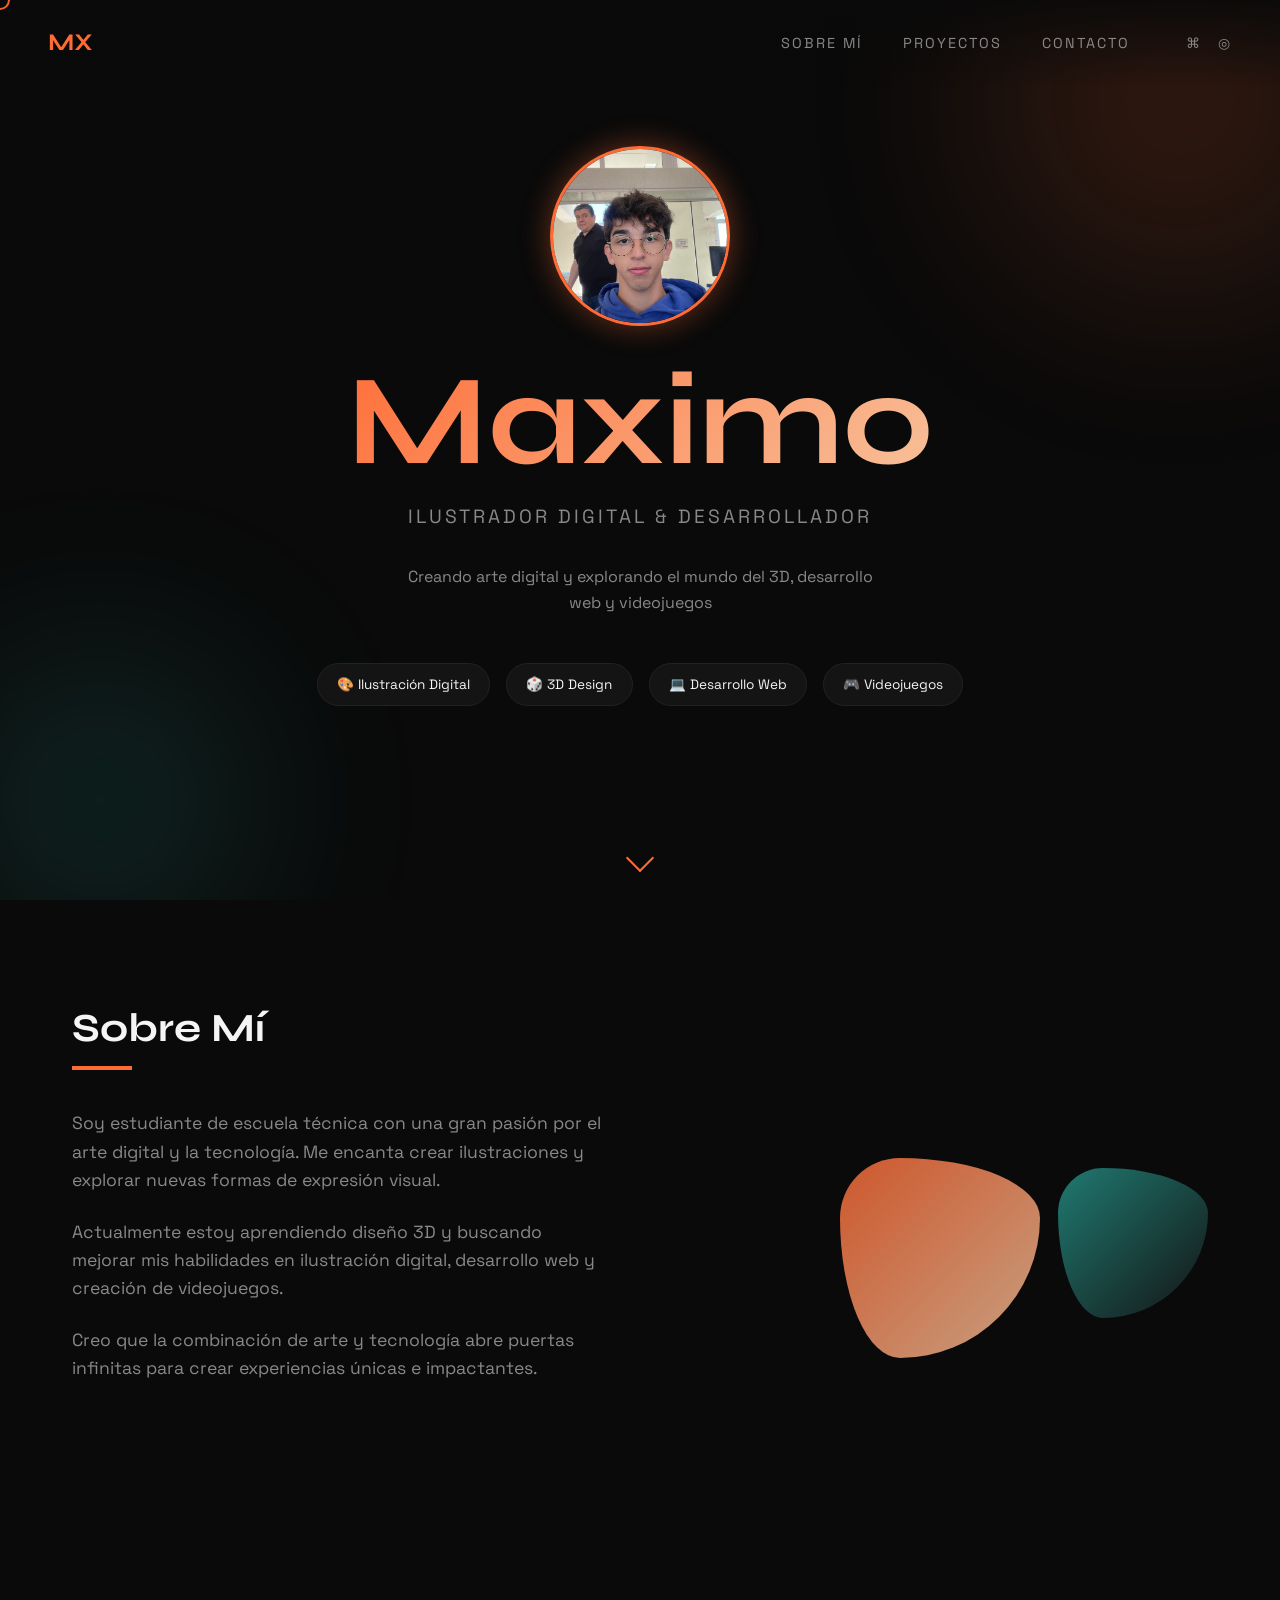
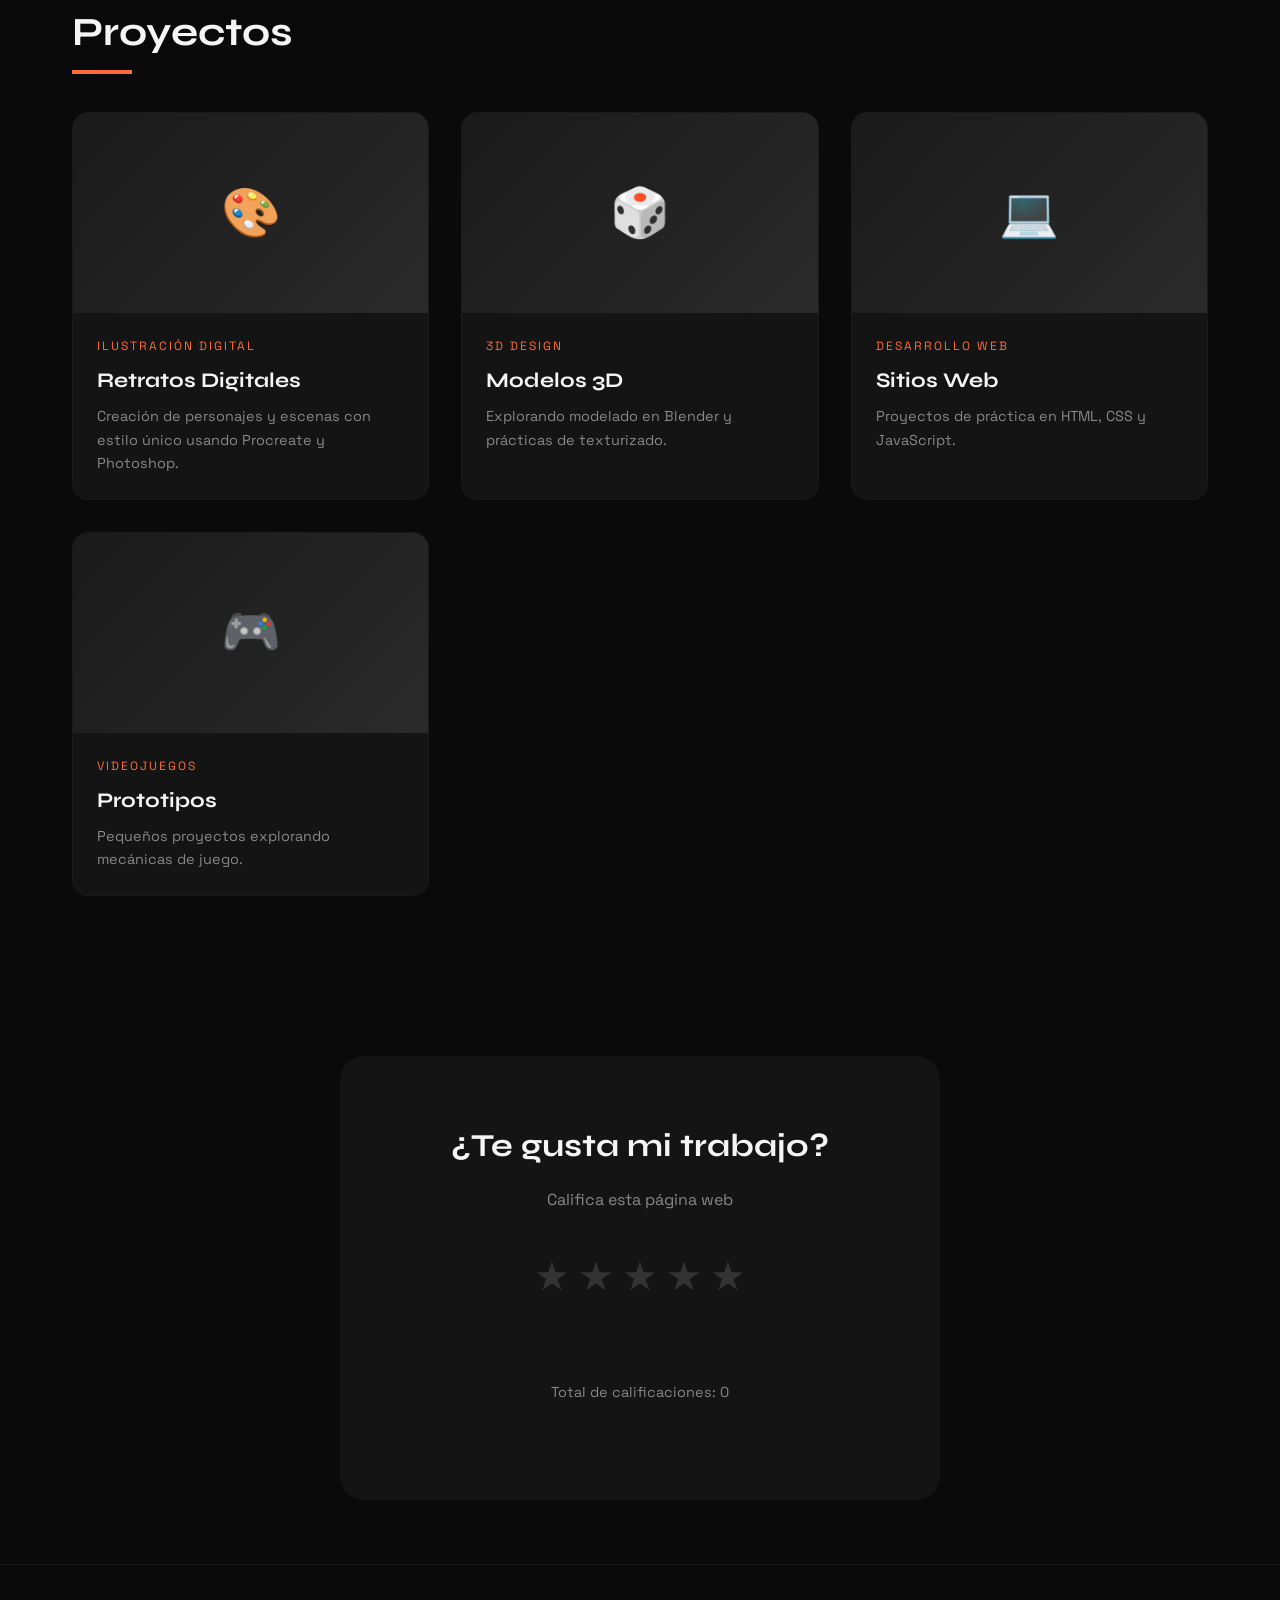
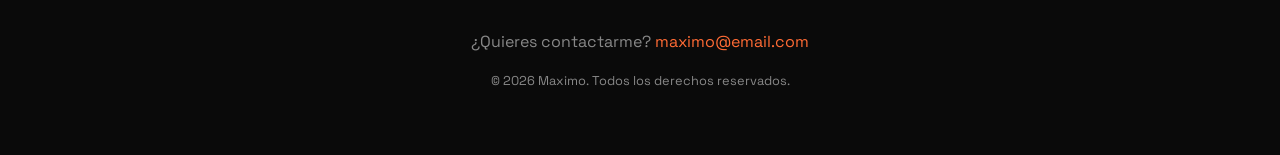
<file: index.html>
<!DOCTYPE html>
<html lang="es">
<head>
    <meta charset="UTF-8">
    <meta name="viewport" content="width=device-width, initial-scale=1.0">
    <title>Maximo | Ilustrador Digital & Desarrollador</title>
    <link rel="preconnect" href="https://fonts.googleapis.com">
    <link rel="preconnect" href="https://fonts.gstatic.com" crossorigin>
    <link href="https://fonts.googleapis.com/css2?family=Space+Grotesk:wght@300;400;500;600&family=Syne:wght@400;500;600;700&display=swap" rel="stylesheet">
    <link rel="stylesheet" href="styles.css">
</head>
<body>
    <div class="cursor"></div>
    <div class="bg-shapes">
        <div class="bg-shape bg-shape-1"></div>
        <div class="bg-shape bg-shape-2"></div>
    </div>

    <nav>
        <a href="index.html" class="logo">MX</a>
        <ul class="nav-links">
            <li><a href="#about">Sobre Mí</a></li>
            <li><a href="#projects">Proyectos</a></li>
            <li><a href="#contact">Contacto</a></li>
            <li class="social-links">
                <a href="https://github.com/M1Massut" target="_blank" class="social-link" title="GitHub">⌘</a>
                <a href="https://instagram.com" target="_blank" class="social-link" title="Instagram">◎</a>
            </li>
        </ul>
    </nav>

    <section class="hero">
        <div class="hero-content">
            <div class="profile-image">
                <img src="img/perfil.jpg" alt="Foto de perfil" onerror="this.style.display='none'">
            </div>
            <h1>Maximo</h1>
            <p class="subtitle">Ilustrador Digital & Desarrollador</p>
            <p class="tagline">Creando arte digital y explorando el mundo del 3D, desarrollo web y videojuegos</p>
            
            <div class="skills-grid">
                <span class="skill-tag">🎨 Ilustración Digital</span>
                <span class="skill-tag">🎲 3D Design</span>
                <span class="skill-tag">💻 Desarrollo Web</span>
                <span class="skill-tag">🎮 Videojuegos</span>
            </div>
        </div>
        <div class="scroll-indicator">
            <span></span>
        </div>
    </section>

    <section class="section" id="about">
        <h2 class="section-title">Sobre Mí</h2>
        <div class="about-content">
            <div class="about-text">
                <p>Soy estudiante de escuela técnica con una gran pasión por el arte digital y la tecnología. Me encanta crear ilustraciones y explorar nuevas formas de expresión visual.</p>
                <p>Actualmente estoy aprendiendo diseño 3D y buscando mejorar mis habilidades en ilustración digital, desarrollo web y creación de videojuegos.</p>
                <p>Creo que la combinación de arte y tecnología abre puertas infinitas para crear experiencias únicas e impactantes.</p>
            </div>
            <div class="about-visual">
                <div class="floating-shape shape-1"></div>
                <div class="floating-shape shape-2"></div>
            </div>
        </div>
    </section>

    <section class="section" id="projects">
        <h2 class="section-title">Proyectos</h2>
        <div class="projects-grid">
            <a href="proyectos/ilustraciones.html" class="project-card">
                <div class="project-image">
                    <span class="project-icon">🎨</span>
                </div>
                <div class="project-content">
                    <p class="project-category">Ilustración Digital</p>
                    <h3 class="project-title">Retratos Digitales</h3>
                    <p class="project-desc">Creación de personajes y escenas con estilo único usando Procreate y Photoshop.</p>
                </div>
            </a>

            <a href="proyectos/diseno3d.html" class="project-card">
                <div class="project-image">
                    <span class="project-icon">🎲</span>
                </div>
                <div class="project-content">
                    <p class="project-category">3D Design</p>
                    <h3 class="project-title">Modelos 3D</h3>
                    <p class="project-desc">Explorando modelado en Blender y prácticas de texturizado.</p>
                </div>
            </a>

            <a href="proyectos/web.html" class="project-card">
                <div class="project-image">
                    <span class="project-icon">💻</span>
                </div>
                <div class="project-content">
                    <p class="project-category">Desarrollo Web</p>
                    <h3 class="project-title">Sitios Web</h3>
                    <p class="project-desc">Proyectos de práctica en HTML, CSS y JavaScript.</p>
                </div>
            </a>

            <a href="proyectos/videojuegos.html" class="project-card">
                <div class="project-image">
                    <span class="project-icon">🎮</span>
                </div>
                <div class="project-content">
                    <p class="project-category">Videojuegos</p>
                    <h3 class="project-title">Prototipos</h3>
                    <p class="project-desc">Pequeños proyectos explorando mecánicas de juego.</p>
                </div>
            </a>
        </div>
    </section>

    <section class="rating-section">
        <h2>¿Te gusta mi trabajo?</h2>
        <p>Califica esta página web</p>
        <div class="stars">
            <span class="star" data-value="1">★</span>
            <span class="star" data-value="2">★</span>
            <span class="star" data-value="3">★</span>
            <span class="star" data-value="4">★</span>
            <span class="star" data-value="5">★</span>
        </div>
        <p class="rating-message"></p>
        <p class="rating-count">Total de calificaciones: <span id="total-ratings">0</span></p>
    </section>

    <footer id="contact">
        <p>¿Quieres contactarme? <a href="mailto:maximo@email.com">maximo@email.com</a></p>
        <p style="margin-top: 1rem; font-size: 0.8rem;">© 2026 Maximo. Todos los derechos reservados.</p>
    </footer>

    <script src="script.js"></script>
</body>
</html>
</file>
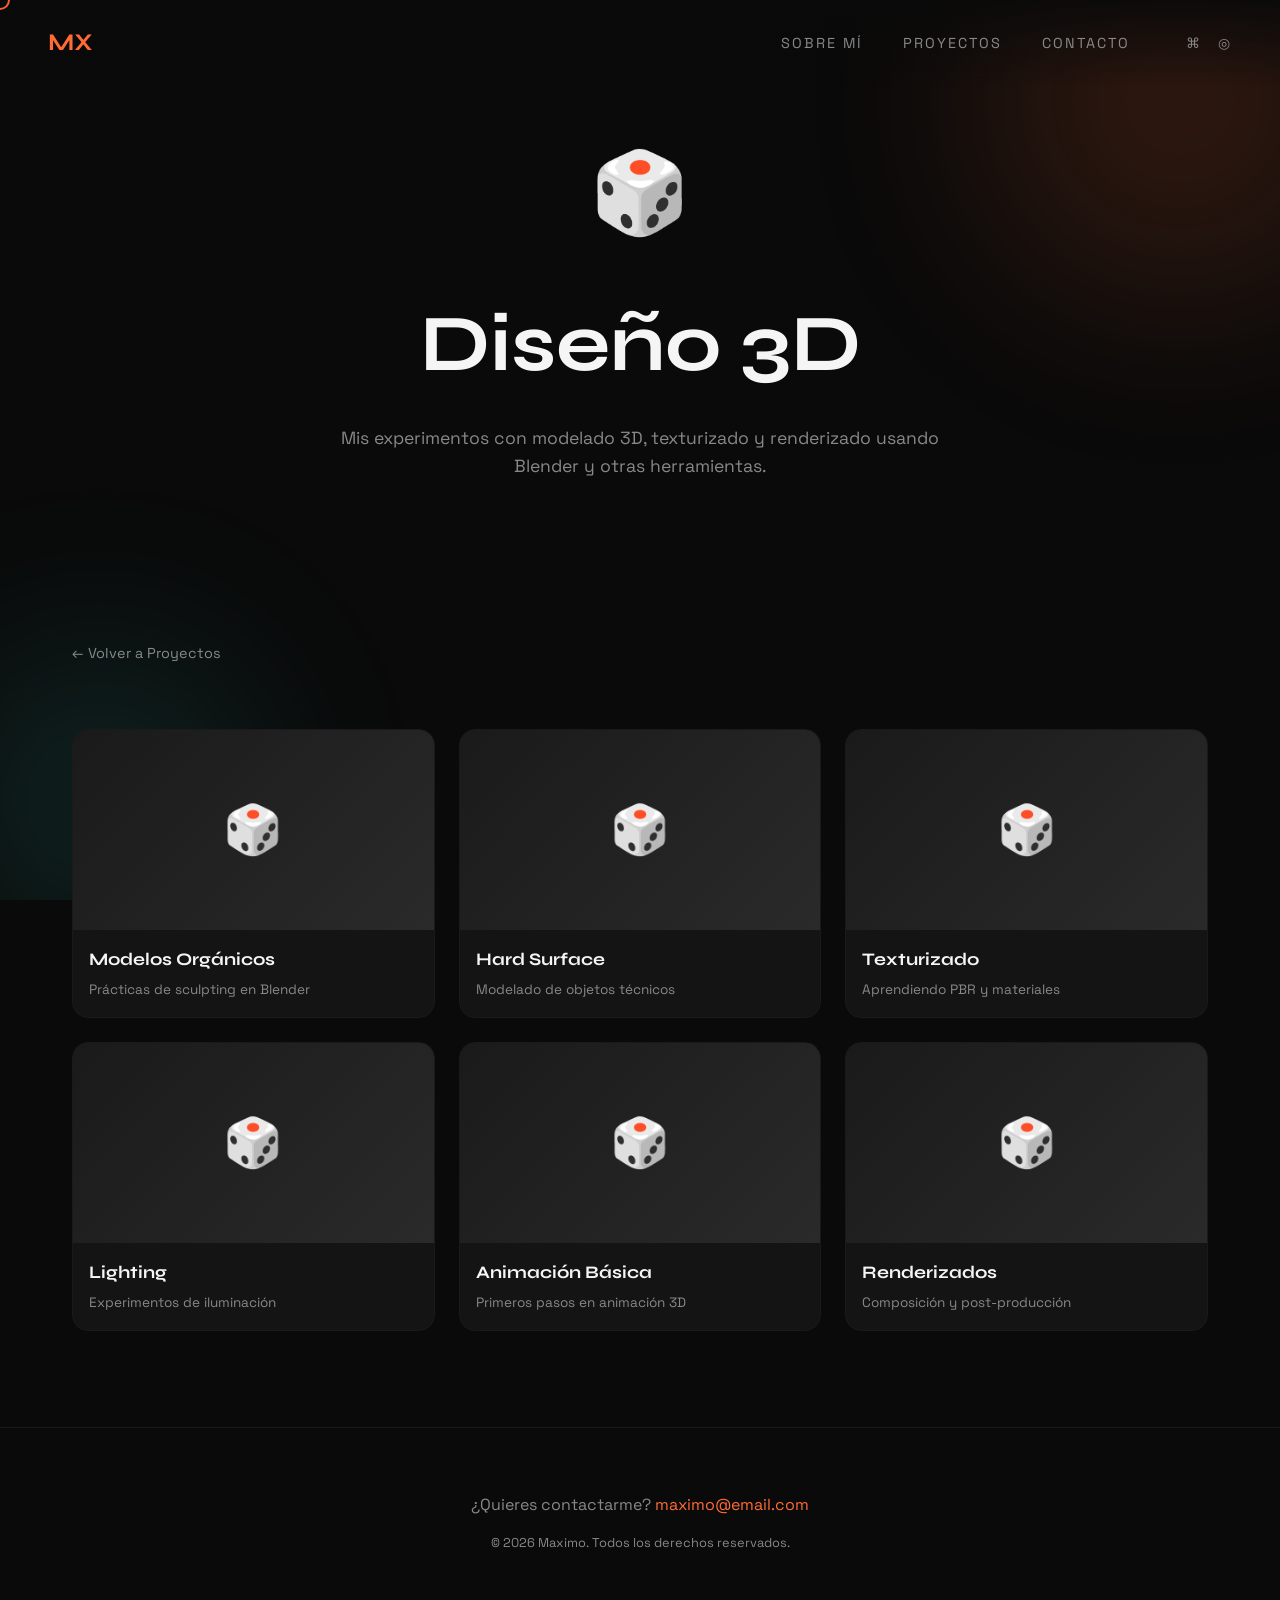
<file: proyectos/diseno3d.html>
<!DOCTYPE html>
<html lang="es">
<head>
    <meta charset="UTF-8">
    <meta name="viewport" content="width=device-width, initial-scale=1.0">
    <title>Diseño 3D | Maximo</title>
    <link rel="preconnect" href="https://fonts.googleapis.com">
    <link rel="preconnect" href="https://fonts.gstatic.com" crossorigin>
    <link href="https://fonts.googleapis.com/css2?family=Space+Grotesk:wght@300;400;500;600&family=Syne:wght@400;500;600;700&display=swap" rel="stylesheet">
    <link rel="stylesheet" href="../styles.css">
</head>
<body>
    <div class="cursor"></div>
    <div class="bg-shapes">
        <div class="bg-shape bg-shape-1"></div>
        <div class="bg-shape bg-shape-2"></div>
    </div>

    <nav>
        <a href="../index.html" class="logo">MX</a>
        <ul class="nav-links">
            <li><a href="../index.html#about">Sobre Mí</a></li>
            <li><a href="../index.html#projects">Proyectos</a></li>
            <li><a href="../index.html#contact">Contacto</a></li>
            <li class="social-links">
                <a href="https://github.com/M1Massut" target="_blank" class="social-link" title="GitHub">⌘</a>
                <a href="https://instagram.com" target="_blank" class="social-link" title="Instagram">◎</a>
            </li>
        </ul>
    </nav>

    <section class="project-hero">
        <span class="project-icon-large">🎲</span>
        <h1>Diseño 3D</h1>
        <p>Mis experimentos con modelado 3D, texturizado y renderizado usando Blender y otras herramientas.</p>
    </section>

    <section class="section">
        <a href="../index.html#projects" class="back-button">← Volver a Proyectos</a>
        <div class="gallery-grid">
            <div class="gallery-item">
                <div class="gallery-placeholder">🎲</div>
                <div class="gallery-info">
                    <h3>Modelos Orgánicos</h3>
                    <p>Prácticas de sculpting en Blender</p>
                </div>
            </div>
            <div class="gallery-item">
                <div class="gallery-placeholder">🎲</div>
                <div class="gallery-info">
                    <h3>Hard Surface</h3>
                    <p>Modelado de objetos técnicos</p>
                </div>
            </div>
            <div class="gallery-item">
                <div class="gallery-placeholder">🎲</div>
                <div class="gallery-info">
                    <h3>Texturizado</h3>
                    <p>Aprendiendo PBR y materiales</p>
                </div>
            </div>
            <div class="gallery-item">
                <div class="gallery-placeholder">🎲</div>
                <div class="gallery-info">
                    <h3>Lighting</h3>
                    <p>Experimentos de iluminación</p>
                </div>
            </div>
            <div class="gallery-item">
                <div class="gallery-placeholder">🎲</div>
                <div class="gallery-info">
                    <h3>Animación Básica</h3>
                    <p>Primeros pasos en animación 3D</p>
                </div>
            </div>
            <div class="gallery-item">
                <div class="gallery-placeholder">🎲</div>
                <div class="gallery-info">
                    <h3>Renderizados</h3>
                    <p>Composición y post-producción</p>
                </div>
            </div>
        </div>
    </section>

    <footer>
        <p>¿Quieres contactarme? <a href="mailto:maximo@email.com">maximo@email.com</a></p>
        <p style="margin-top: 1rem; font-size: 0.8rem;">© 2026 Maximo. Todos los derechos reservados.</p>
    </footer>

    <script src="../script.js"></script>
</body>
</html>
</file>
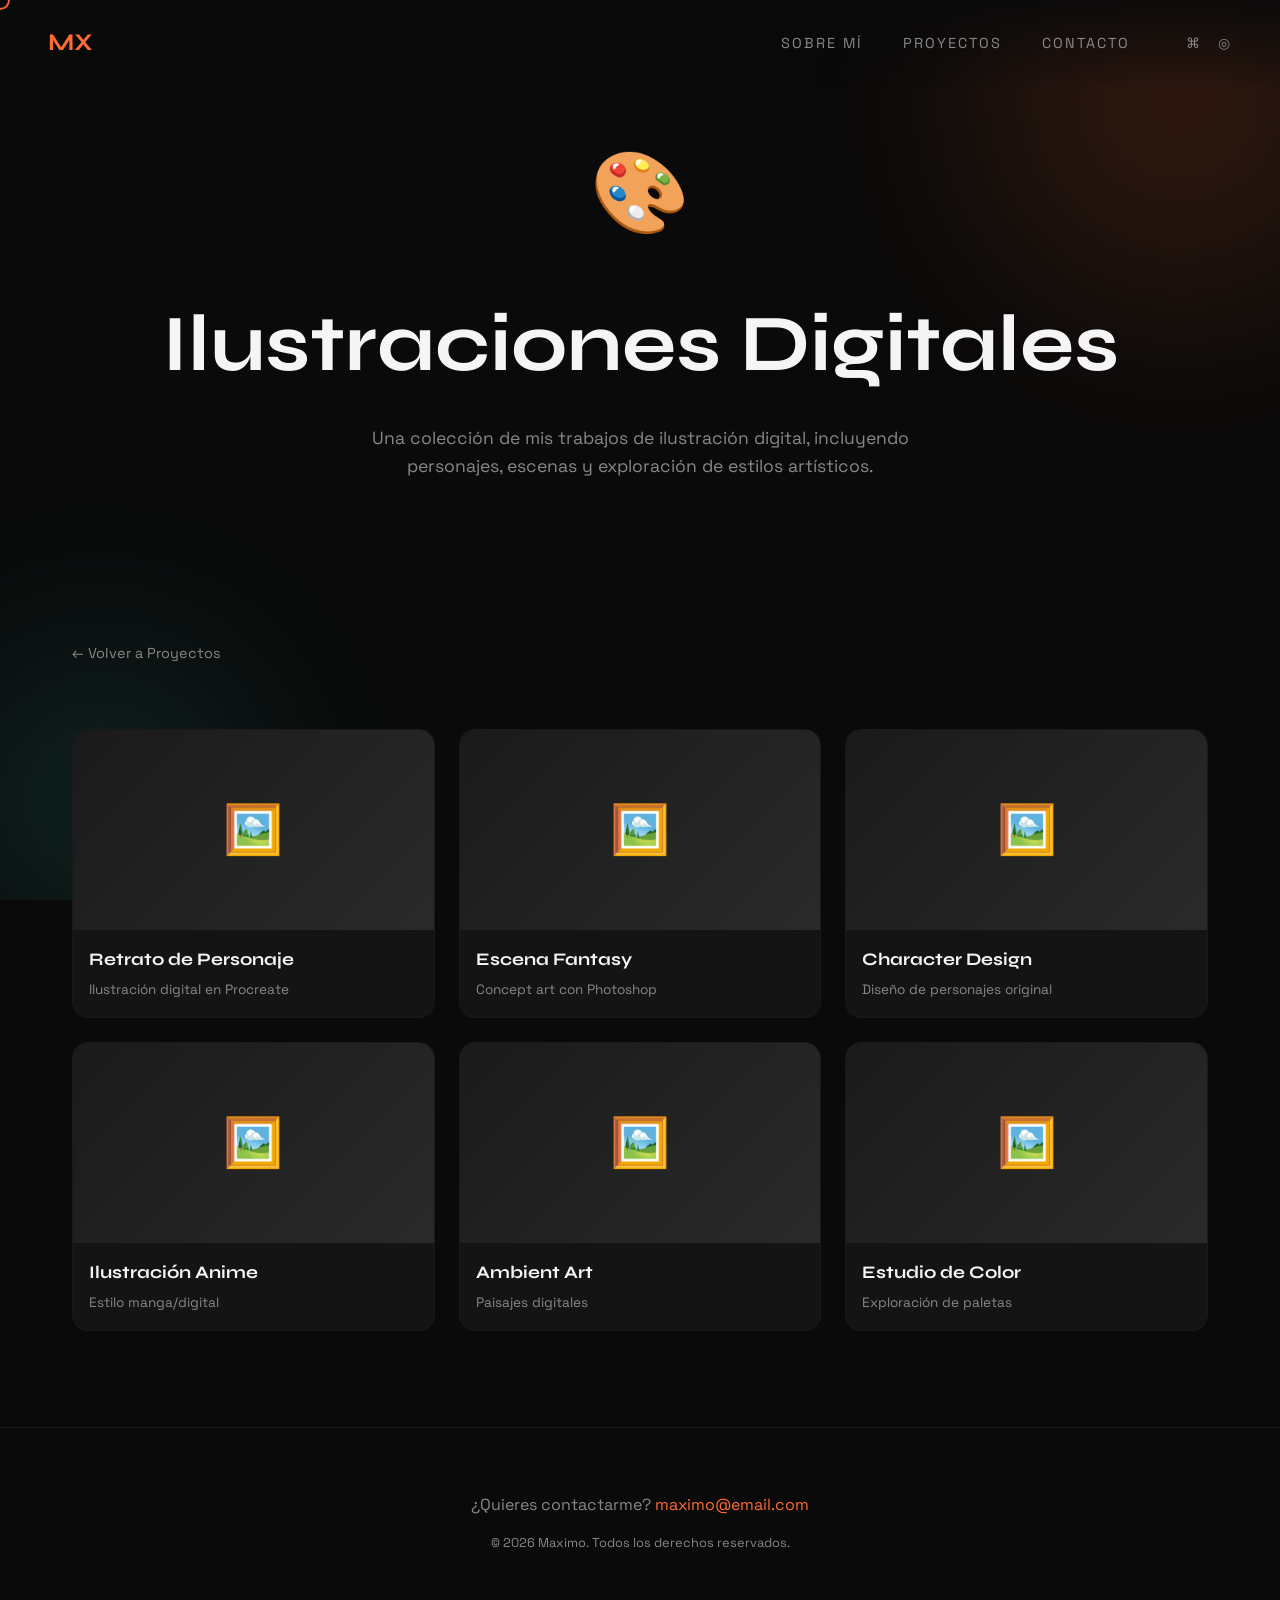
<file: proyectos/ilustraciones.html>
<!DOCTYPE html>
<html lang="es">
<head>
    <meta charset="UTF-8">
    <meta name="viewport" content="width=device-width, initial-scale=1.0">
    <title>Ilustraciones | Maximo</title>
    <link rel="preconnect" href="https://fonts.googleapis.com">
    <link rel="preconnect" href="https://fonts.gstatic.com" crossorigin>
    <link href="https://fonts.googleapis.com/css2?family=Space+Grotesk:wght@300;400;500;600&family=Syne:wght@400;500;600;700&display=swap" rel="stylesheet">
    <link rel="stylesheet" href="../styles.css">
</head>
<body>
    <div class="cursor"></div>
    <div class="bg-shapes">
        <div class="bg-shape bg-shape-1"></div>
        <div class="bg-shape bg-shape-2"></div>
    </div>

    <nav>
        <a href="../index.html" class="logo">MX</a>
        <ul class="nav-links">
            <li><a href="../index.html#about">Sobre Mí</a></li>
            <li><a href="../index.html#projects">Proyectos</a></li>
            <li><a href="../index.html#contact">Contacto</a></li>
            <li class="social-links">
                <a href="https://github.com/M1Massut" target="_blank" class="social-link" title="GitHub">⌘</a>
                <a href="https://instagram.com" target="_blank" class="social-link" title="Instagram">◎</a>
            </li>
        </ul>
    </nav>

    <section class="project-hero">
        <span class="project-icon-large">🎨</span>
        <h1>Ilustraciones Digitales</h1>
        <p>Una colección de mis trabajos de ilustración digital, incluyendo personajes, escenas y exploración de estilos artísticos.</p>
    </section>

    <section class="section">
        <a href="../index.html#projects" class="back-button">← Volver a Proyectos</a>
        <div class="gallery-grid">
            <div class="gallery-item">
                <div class="gallery-placeholder">🖼️</div>
                <div class="gallery-info">
                    <h3>Retrato de Personaje</h3>
                    <p>Ilustración digital en Procreate</p>
                </div>
            </div>
            <div class="gallery-item">
                <div class="gallery-placeholder">🖼️</div>
                <div class="gallery-info">
                    <h3>Escena Fantasy</h3>
                    <p>Concept art con Photoshop</p>
                </div>
            </div>
            <div class="gallery-item">
                <div class="gallery-placeholder">🖼️</div>
                <div class="gallery-info">
                    <h3>Character Design</h3>
                    <p>Diseño de personajes original</p>
                </div>
            </div>
            <div class="gallery-item">
                <div class="gallery-placeholder">🖼️</div>
                <div class="gallery-info">
                    <h3>Ilustración Anime</h3>
                    <p>Estilo manga/digital</p>
                </div>
            </div>
            <div class="gallery-item">
                <div class="gallery-placeholder">🖼️</div>
                <div class="gallery-info">
                    <h3>Ambient Art</h3>
                    <p>Paisajes digitales</p>
                </div>
            </div>
            <div class="gallery-item">
                <div class="gallery-placeholder">🖼️</div>
                <div class="gallery-info">
                    <h3>Estudio de Color</h3>
                    <p>Exploración de paletas</p>
                </div>
            </div>
        </div>
    </section>

    <footer>
        <p>¿Quieres contactarme? <a href="mailto:maximo@email.com">maximo@email.com</a></p>
        <p style="margin-top: 1rem; font-size: 0.8rem;">© 2026 Maximo. Todos los derechos reservados.</p>
    </footer>

    <script src="../script.js"></script>
</body>
</html>
</file>
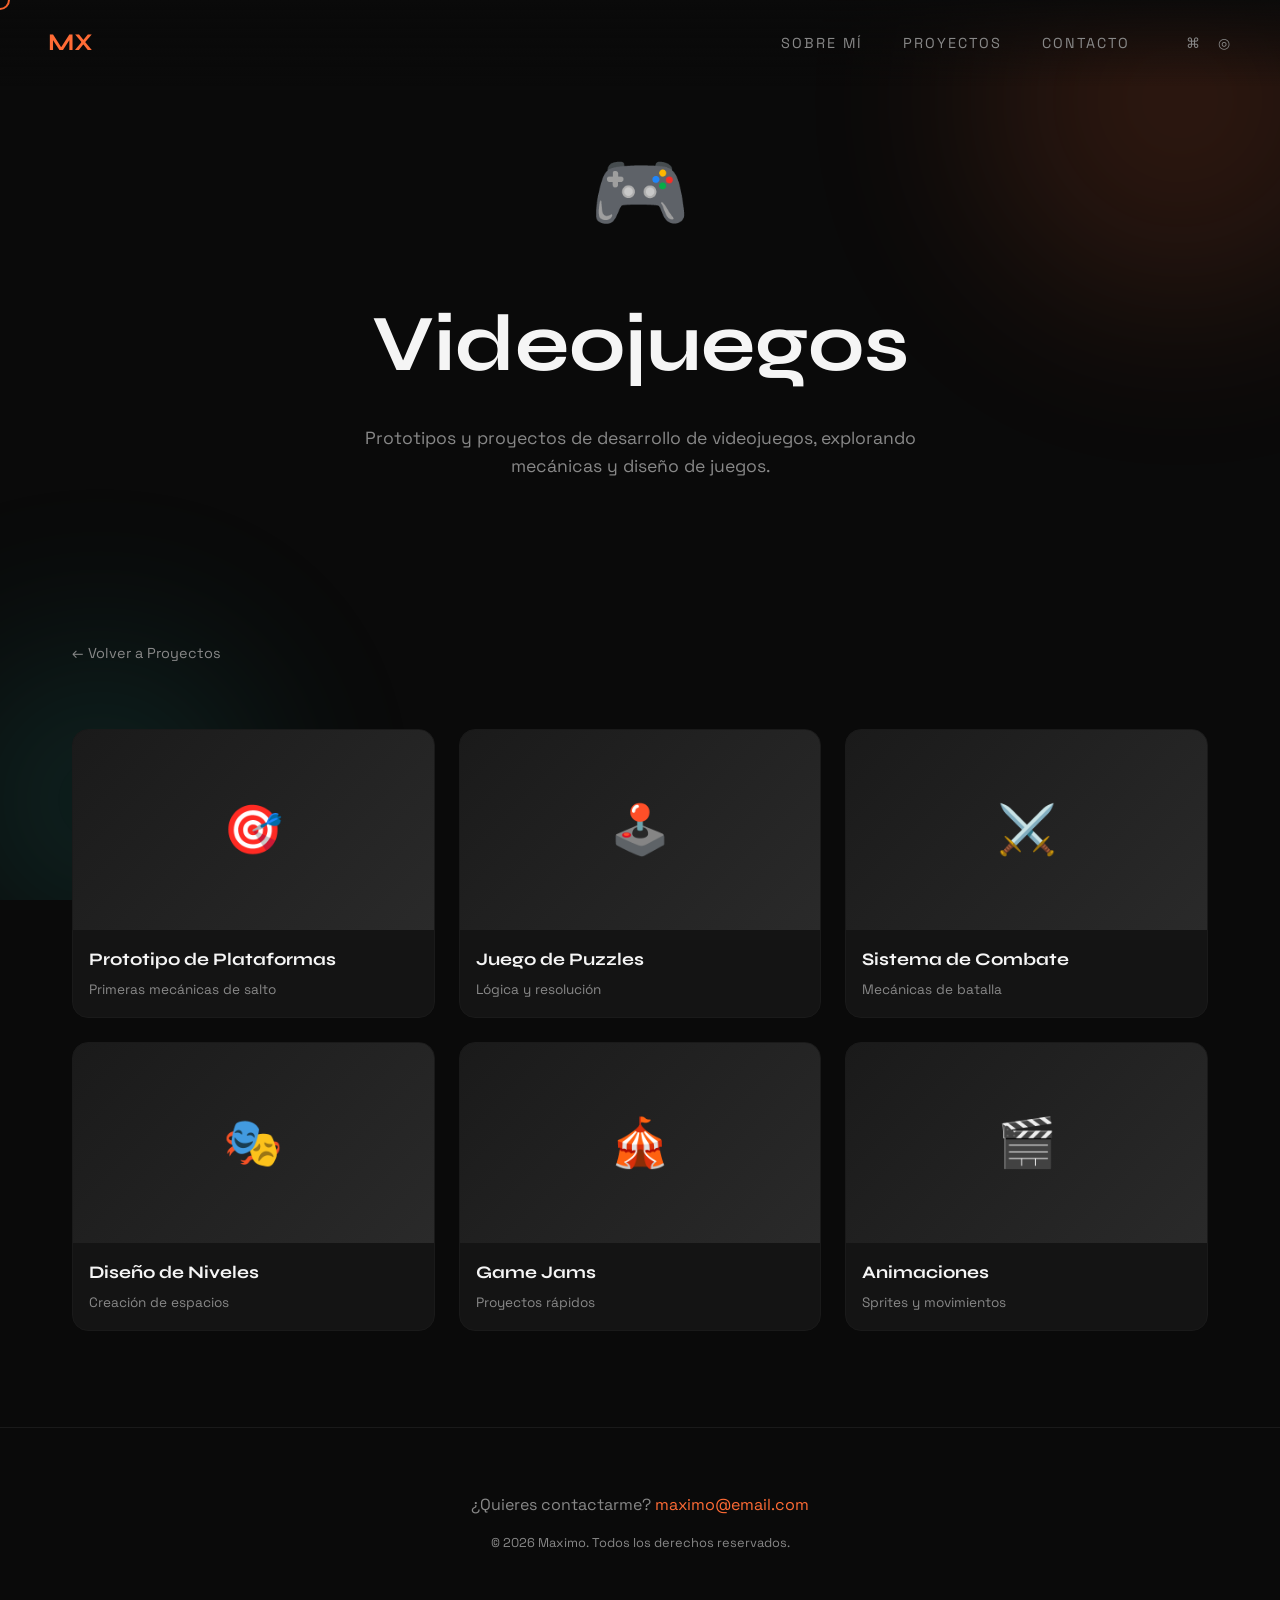
<file: proyectos/videojuegos.html>
<!DOCTYPE html>
<html lang="es">
<head>
    <meta charset="UTF-8">
    <meta name="viewport" content="width=device-width, initial-scale=1.0">
    <title>Videojuegos | Maximo</title>
    <link rel="preconnect" href="https://fonts.googleapis.com">
    <link rel="preconnect" href="https://fonts.gstatic.com" crossorigin>
    <link href="https://fonts.googleapis.com/css2?family=Space+Grotesk:wght@300;400;500;600&family=Syne:wght@400;500;600;700&display=swap" rel="stylesheet">
    <link rel="stylesheet" href="../styles.css">
</head>
<body>
    <div class="cursor"></div>
    <div class="bg-shapes">
        <div class="bg-shape bg-shape-1"></div>
        <div class="bg-shape bg-shape-2"></div>
    </div>

    <nav>
        <a href="../index.html" class="logo">MX</a>
        <ul class="nav-links">
            <li><a href="../index.html#about">Sobre Mí</a></li>
            <li><a href="../index.html#projects">Proyectos</a></li>
            <li><a href="../index.html#contact">Contacto</a></li>
            <li class="social-links">
                <a href="https://github.com/M1Massut" target="_blank" class="social-link" title="GitHub">⌘</a>
                <a href="https://instagram.com" target="_blank" class="social-link" title="Instagram">◎</a>
            </li>
        </ul>
    </nav>

    <section class="project-hero">
        <span class="project-icon-large">🎮</span>
        <h1>Videojuegos</h1>
        <p>Prototipos y proyectos de desarrollo de videojuegos, explorando mecánicas y diseño de juegos.</p>
    </section>

    <section class="section">
        <a href="../index.html#projects" class="back-button">← Volver a Proyectos</a>
        <div class="gallery-grid">
            <div class="gallery-item">
                <div class="gallery-placeholder">🎯</div>
                <div class="gallery-info">
                    <h3>Prototipo de Plataformas</h3>
                    <p>Primeras mecánicas de salto</p>
                </div>
            </div>
            <div class="gallery-item">
                <div class="gallery-placeholder">🕹️</div>
                <div class="gallery-info">
                    <h3>Juego de Puzzles</h3>
                    <p>Lógica y resolución</p>
                </div>
            </div>
            <div class="gallery-item">
                <div class="gallery-placeholder">⚔️</div>
                <div class="gallery-info">
                    <h3>Sistema de Combate</h3>
                    <p>Mecánicas de batalla</p>
                </div>
            </div>
            <div class="gallery-item">
                <div class="gallery-placeholder">🎭</div>
                <div class="gallery-info">
                    <h3>Diseño de Niveles</h3>
                    <p>Creación de espacios</p>
                </div>
            </div>
            <div class="gallery-item">
                <div class="gallery-placeholder">🎪</div>
                <div class="gallery-info">
                    <h3>Game Jams</h3>
                    <p>Proyectos rápidos</p>
                </div>
            </div>
            <div class="gallery-item">
                <div class="gallery-placeholder">🎬</div>
                <div class="gallery-info">
                    <h3>Animaciones</h3>
                    <p>Sprites y movimientos</p>
                </div>
            </div>
        </div>
    </section>

    <footer>
        <p>¿Quieres contactarme? <a href="mailto:maximo@email.com">maximo@email.com</a></p>
        <p style="margin-top: 1rem; font-size: 0.8rem;">© 2026 Maximo. Todos los derechos reservados.</p>
    </footer>

    <script src="../script.js"></script>
</body>
</html>
</file>
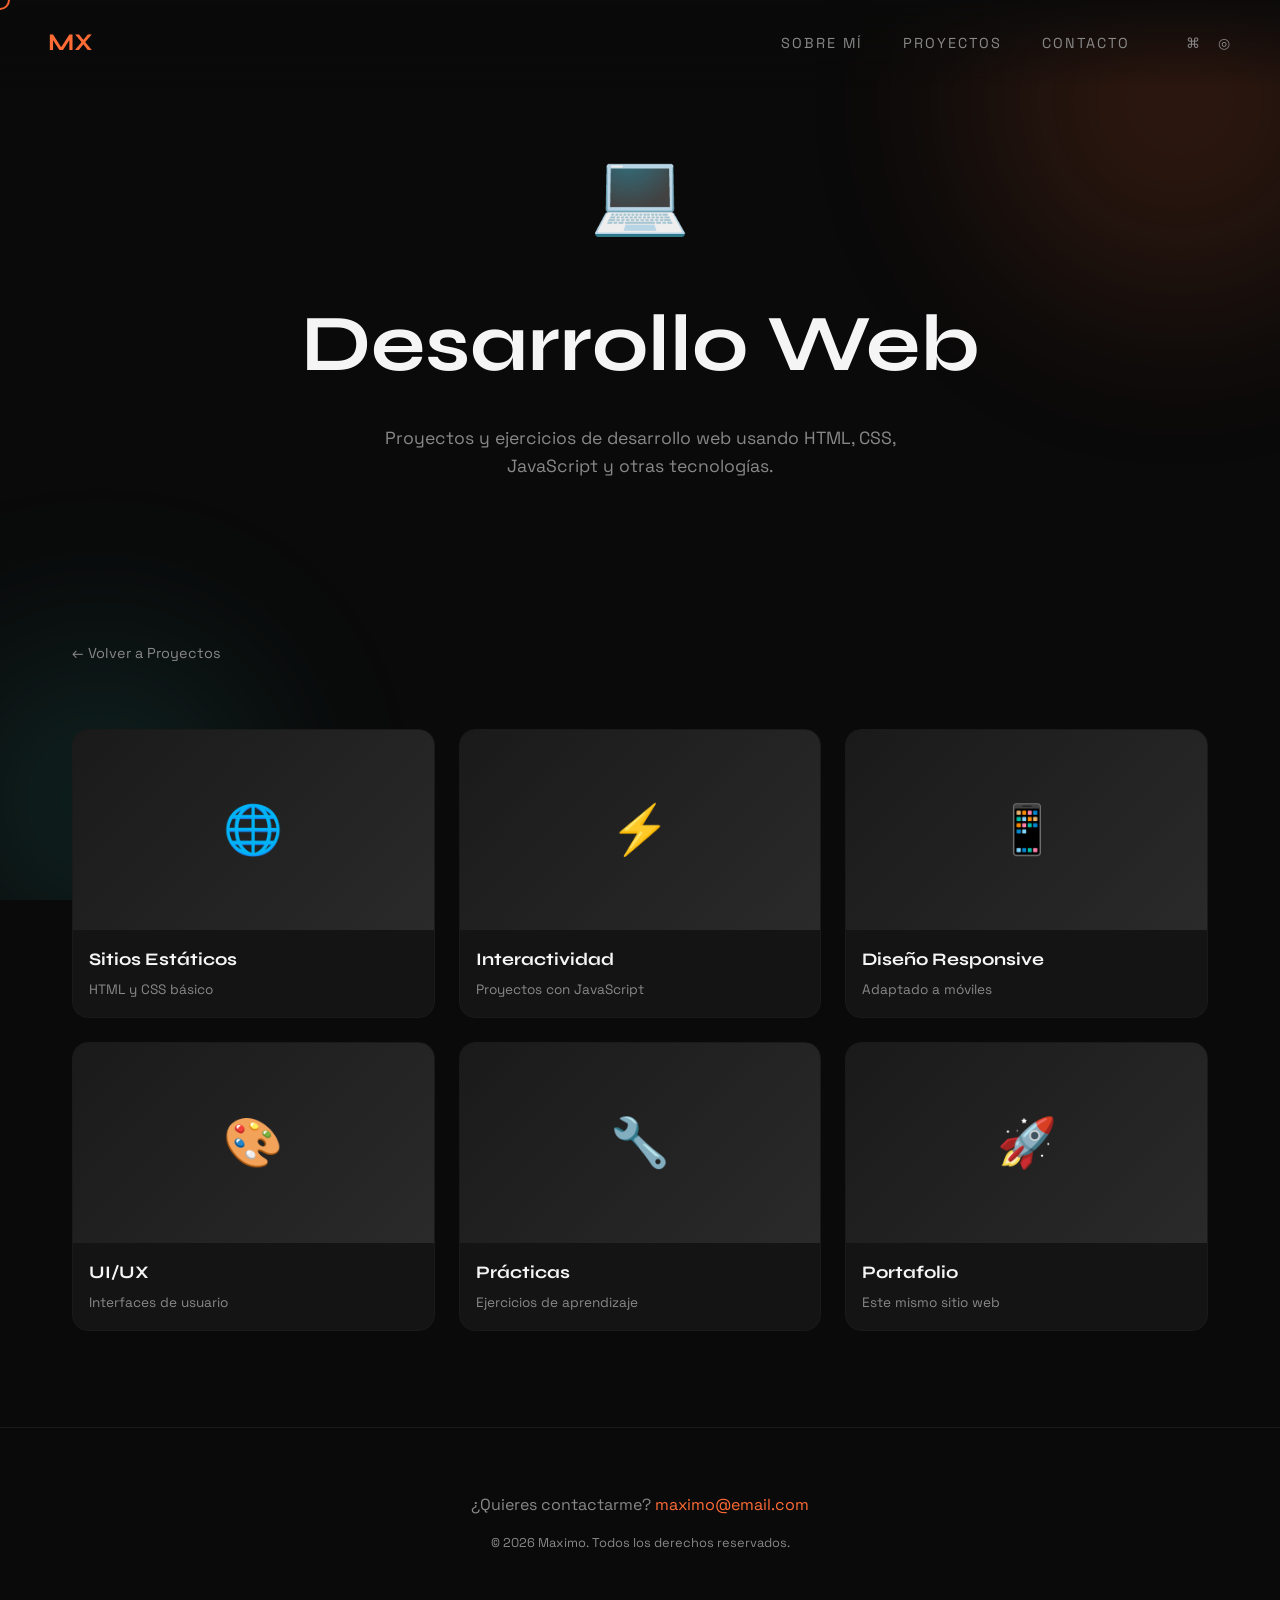
<file: proyectos/web.html>
<!DOCTYPE html>
<html lang="es">
<head>
    <meta charset="UTF-8">
    <meta name="viewport" content="width=device-width, initial-scale=1.0">
    <title>Desarrollo Web | Maximo</title>
    <link rel="preconnect" href="https://fonts.googleapis.com">
    <link rel="preconnect" href="https://fonts.gstatic.com" crossorigin>
    <link href="https://fonts.googleapis.com/css2?family=Space+Grotesk:wght@300;400;500;600&family=Syne:wght@400;500;600;700&display=swap" rel="stylesheet">
    <link rel="stylesheet" href="../styles.css">
</head>
<body>
    <div class="cursor"></div>
    <div class="bg-shapes">
        <div class="bg-shape bg-shape-1"></div>
        <div class="bg-shape bg-shape-2"></div>
    </div>

    <nav>
        <a href="../index.html" class="logo">MX</a>
        <ul class="nav-links">
            <li><a href="../index.html#about">Sobre Mí</a></li>
            <li><a href="../index.html#projects">Proyectos</a></li>
            <li><a href="../index.html#contact">Contacto</a></li>
            <li class="social-links">
                <a href="https://github.com/M1Massut" target="_blank" class="social-link" title="GitHub">⌘</a>
                <a href="https://instagram.com" target="_blank" class="social-link" title="Instagram">◎</a>
            </li>
        </ul>
    </nav>

    <section class="project-hero">
        <span class="project-icon-large">💻</span>
        <h1>Desarrollo Web</h1>
        <p>Proyectos y ejercicios de desarrollo web usando HTML, CSS, JavaScript y otras tecnologías.</p>
    </section>

    <section class="section">
        <a href="../index.html#projects" class="back-button">← Volver a Proyectos</a>
        <div class="gallery-grid">
            <div class="gallery-item">
                <div class="gallery-placeholder">🌐</div>
                <div class="gallery-info">
                    <h3>Sitios Estáticos</h3>
                    <p>HTML y CSS básico</p>
                </div>
            </div>
            <div class="gallery-item">
                <div class="gallery-placeholder">⚡</div>
                <div class="gallery-info">
                    <h3>Interactividad</h3>
                    <p>Proyectos con JavaScript</p>
                </div>
            </div>
            <div class="gallery-item">
                <div class="gallery-placeholder">📱</div>
                <div class="gallery-info">
                    <h3>Diseño Responsive</h3>
                    <p>Adaptado a móviles</p>
                </div>
            </div>
            <div class="gallery-item">
                <div class="gallery-placeholder">🎨</div>
                <div class="gallery-info">
                    <h3>UI/UX</h3>
                    <p>Interfaces de usuario</p>
                </div>
            </div>
            <div class="gallery-item">
                <div class="gallery-placeholder">🔧</div>
                <div class="gallery-info">
                    <h3>Prácticas</h3>
                    <p>Ejercicios de aprendizaje</p>
                </div>
            </div>
            <div class="gallery-item">
                <div class="gallery-placeholder">🚀</div>
                <div class="gallery-info">
                    <h3>Portafolio</h3>
                    <p>Este mismo sitio web</p>
                </div>
            </div>
        </div>
    </section>

    <footer>
        <p>¿Quieres contactarme? <a href="mailto:maximo@email.com">maximo@email.com</a></p>
        <p style="margin-top: 1rem; font-size: 0.8rem;">© 2026 Maximo. Todos los derechos reservados.</p>
    </footer>

    <script src="../script.js"></script>
</body>
</html>
</file>
<file: styles.css>
:root {
    --bg: #0a0a0a;
    --bg-secondary: #141414;
    --text: #f5f5f5;
    --text-muted: #888;
    --accent: #ff6b35;
    --accent-glow: rgba(255, 107, 53, 0.4);
    --gradient-1: #ff6b35;
    --gradient-2: #f7c59f;
    --gradient-3: #2ec4b6;
}

* {
    margin: 0;
    padding: 0;
    box-sizing: border-box;
}

html {
    scroll-behavior: smooth;
}

body {
    font-family: 'Space Grotesk', sans-serif;
    background: var(--bg);
    color: var(--text);
    line-height: 1.6;
    overflow-x: hidden;
}

.cursor {
    width: 20px;
    height: 20px;
    border: 2px solid var(--accent);
    border-radius: 50%;
    position: fixed;
    pointer-events: none;
    z-index: 9999;
    transition: transform 0.15s ease, opacity 0.15s ease;
    mix-blend-mode: difference;
}

.cursor.hover {
    transform: scale(2);
}

nav {
    position: fixed;
    top: 0;
    left: 0;
    right: 0;
    padding: 1.5rem 3rem;
    display: flex;
    justify-content: space-between;
    align-items: center;
    z-index: 100;
    background: linear-gradient(to bottom, rgba(10,10,10,0.9), transparent);
}

.logo {
    font-family: 'Syne', sans-serif;
    font-size: 1.5rem;
    font-weight: 700;
    color: var(--accent);
    text-decoration: none;
}

.nav-links {
    display: flex;
    gap: 2.5rem;
    list-style: none;
    align-items: center;
}

.social-links {
    display: flex;
    gap: 1rem;
    margin-left: 1rem;
}

.social-link {
    color: var(--text-muted);
    font-size: 1.2rem;
    transition: color 0.3s ease, transform 0.3s ease;
}

.social-link:hover {
    color: var(--accent);
    transform: translateY(-3px);
}

.nav-links a {
    color: var(--text-muted);
    text-decoration: none;
    font-size: 0.9rem;
    text-transform: uppercase;
    letter-spacing: 2px;
    transition: color 0.3s ease;
    position: relative;
}

.nav-links a::after {
    content: '';
    position: absolute;
    bottom: -5px;
    left: 0;
    width: 0;
    height: 2px;
    background: var(--accent);
    transition: width 0.3s ease;
}

.nav-links a:hover {
    color: var(--text);
}

.nav-links a:hover::after {
    width: 100%;
}

.hero {
    min-height: 100vh;
    display: flex;
    align-items: center;
    justify-content: center;
    position: relative;
    padding: 2rem;
}

.hero-content {
    text-align: center;
    z-index: 2;
}

.profile-image {
    width: 180px;
    height: 180px;
    margin: 0 auto 2rem;
    border-radius: 50%;
    overflow: hidden;
    border: 3px solid var(--accent);
    box-shadow: 0 0 30px var(--accent-glow);
}

.profile-image img {
    width: 100%;
    height: 100%;
    object-fit: cover;
}

.hero h1 {
    font-family: 'Syne', sans-serif;
    font-size: clamp(3rem, 10vw, 8rem);
    font-weight: 700;
    line-height: 1;
    margin-bottom: 1rem;
    background: linear-gradient(135deg, var(--gradient-1), var(--gradient-2));
    -webkit-background-clip: text;
    -webkit-text-fill-color: transparent;
    background-clip: text;
    animation: titleFloat 6s ease-in-out infinite;
}

@keyframes titleFloat {
    0%, 100% { transform: translateY(0); }
    50% { transform: translateY(-10px); }
}

.hero .subtitle {
    font-size: 1.2rem;
    color: var(--text-muted);
    margin-bottom: 2rem;
    letter-spacing: 3px;
    text-transform: uppercase;
}

.hero .tagline {
    font-size: 1rem;
    color: var(--text-muted);
    max-width: 500px;
    margin: 0 auto 3rem;
}

.skills-grid {
    display: flex;
    gap: 1rem;
    justify-content: center;
    flex-wrap: wrap;
    margin-bottom: 3rem;
}

.skill-tag {
    padding: 0.6rem 1.2rem;
    background: var(--bg-secondary);
    border: 1px solid #222;
    border-radius: 50px;
    font-size: 0.85rem;
    transition: all 0.3s ease;
    cursor: default;
}

.skill-tag:hover {
    border-color: var(--accent);
    box-shadow: 0 0 20px var(--accent-glow);
    transform: translateY(-3px);
}

.scroll-indicator {
    position: absolute;
    bottom: 2rem;
    left: 50%;
    transform: translateX(-50%);
    animation: bounce 2s infinite;
}

.scroll-indicator span {
    display: block;
    width: 20px;
    height: 20px;
    border-right: 2px solid var(--accent);
    border-bottom: 2px solid var(--accent);
    transform: rotate(45deg);
}

@keyframes bounce {
    0%, 20%, 50%, 80%, 100% { transform: translateX(-50%) translateY(0); }
    40% { transform: translateX(-50%) translateY(-10px); }
    60% { transform: translateX(-50%) translateY(-5px); }
}

.section {
    padding: 6rem 2rem;
    max-width: 1200px;
    margin: 0 auto;
}

.section-title {
    font-family: 'Syne', sans-serif;
    font-size: 2.5rem;
    margin-bottom: 3rem;
    position: relative;
    display: inline-block;
}

.section-title::after {
    content: '';
    position: absolute;
    bottom: -10px;
    left: 0;
    width: 60px;
    height: 4px;
    background: var(--accent);
}

.about-content {
    display: grid;
    grid-template-columns: 1fr 1fr;
    gap: 4rem;
    align-items: center;
}

.about-text p {
    color: var(--text-muted);
    margin-bottom: 1.5rem;
    font-size: 1.1rem;
}

.about-visual {
    position: relative;
    height: 300px;
    display: flex;
    align-items: center;
    justify-content: center;
}

.floating-shape {
    position: absolute;
    border-radius: 30% 70% 70% 30% / 30% 30% 70% 70%;
    animation: morph 8s ease-in-out infinite;
}

.shape-1 {
    width: 200px;
    height: 200px;
    background: linear-gradient(135deg, var(--gradient-1), var(--gradient-2));
    opacity: 0.8;
}

.shape-2 {
    width: 150px;
    height: 150px;
    background: linear-gradient(135deg, var(--gradient-3), #1a1a1a);
    opacity: 0.6;
    animation-delay: -4s;
    right: 0;
    top: 20%;
}

@keyframes morph {
    0%, 100% { border-radius: 30% 70% 70% 30% / 30% 30% 70% 70%; }
    50% { border-radius: 70% 30% 30% 70% / 70% 70% 30% 30%; }
}

.projects-grid {
    display: grid;
    grid-template-columns: repeat(auto-fit, minmax(300px, 1fr));
    gap: 2rem;
}

.project-card {
    background: var(--bg-secondary);
    border-radius: 16px;
    overflow: hidden;
    transition: all 0.4s ease;
    cursor: pointer;
    border: 1px solid #1a1a1a;
    text-decoration: none;
    display: block;
}

.project-card:hover {
    transform: translateY(-10px);
    border-color: var(--accent);
    box-shadow: 0 20px 40px rgba(0,0,0,0.4);
}

.project-image {
    height: 200px;
    background: linear-gradient(135deg, #1a1a1a, #2a2a2a);
    display: flex;
    align-items: center;
    justify-content: center;
    position: relative;
    overflow: hidden;
}

.project-image::before {
    content: '';
    position: absolute;
    inset: 0;
    background: linear-gradient(45deg, transparent 40%, rgba(255,255,255,0.1) 50%, transparent 60%);
    transform: translateX(-100%);
    transition: transform 0.6s ease;
}

.project-card:hover .project-image::before {
    transform: translateX(100%);
}

.project-icon {
    font-size: 3rem;
    z-index: 1;
}

.project-content {
    padding: 1.5rem;
}

.project-category {
    font-size: 0.75rem;
    text-transform: uppercase;
    letter-spacing: 2px;
    color: var(--accent);
    margin-bottom: 0.5rem;
}

.project-title {
    font-family: 'Syne', sans-serif;
    font-size: 1.3rem;
    margin-bottom: 0.5rem;
    color: var(--text);
}

.project-desc {
    color: var(--text-muted);
    font-size: 0.9rem;
}

.rating-section {
    text-align: center;
    padding: 4rem 2rem;
    background: var(--bg-secondary);
    border-radius: 24px;
    margin: 4rem auto;
    max-width: 600px;
}

.rating-section h2 {
    font-family: 'Syne', sans-serif;
    font-size: 2rem;
    margin-bottom: 1rem;
}

.rating-section p {
    color: var(--text-muted);
    margin-bottom: 2rem;
}

.stars {
    display: flex;
    gap: 0.5rem;
    justify-content: center;
    margin-bottom: 1rem;
}

.star {
    font-size: 2.5rem;
    color: #333;
    cursor: pointer;
    transition: all 0.2s ease;
}

.star:hover,
.star.active {
    color: var(--gradient-2);
    transform: scale(1.1);
    text-shadow: 0 0 20px var(--accent-glow);
}

.rating-message {
    font-size: 1rem;
    color: var(--accent);
    min-height: 1.5rem;
    opacity: 0;
    transition: opacity 0.3s ease;
}

.rating-message.show {
    opacity: 1;
}

.rating-count {
    color: var(--text-muted);
    font-size: 0.9rem;
    margin-top: 1rem;
}

footer {
    text-align: center;
    padding: 4rem 2rem;
    color: var(--text-muted);
    border-top: 1px solid #1a1a1a;
}

footer a {
    color: var(--accent);
    text-decoration: none;
}

.bg-shapes {
    position: fixed;
    inset: 0;
    pointer-events: none;
    z-index: -1;
    overflow: hidden;
}

.bg-shape {
    position: absolute;
    border-radius: 50%;
    filter: blur(100px);
    opacity: 0.15;
}

.bg-shape-1 {
    width: 400px;
    height: 400px;
    background: var(--gradient-1);
    top: -100px;
    right: -100px;
    animation: floatBg 20s ease-in-out infinite;
}

.bg-shape-2 {
    width: 300px;
    height: 300px;
    background: var(--gradient-3);
    bottom: -50px;
    left: -50px;
    animation: floatBg 15s ease-in-out infinite reverse;
}

@keyframes floatBg {
    0%, 100% { transform: translate(0, 0); }
    50% { transform: translate(30px, 30px); }
}

.back-button {
    display: inline-flex;
    align-items: center;
    gap: 0.5rem;
    color: var(--text-muted);
    text-decoration: none;
    font-size: 0.9rem;
    margin-bottom: 2rem;
    transition: color 0.3s ease;
}

.back-button:hover {
    color: var(--accent);
}

.gallery-grid {
    display: grid;
    grid-template-columns: repeat(auto-fit, minmax(280px, 1fr));
    gap: 1.5rem;
    margin-top: 2rem;
}

.gallery-item {
    background: var(--bg-secondary);
    border-radius: 16px;
    overflow: hidden;
    border: 1px solid #1a1a1a;
    transition: all 0.3s ease;
}

.gallery-item:hover {
    transform: translateY(-5px);
    border-color: var(--accent);
}

.gallery-placeholder {
    height: 200px;
    background: linear-gradient(135deg, #1a1a1a, #2a2a2a);
    display: flex;
    align-items: center;
    justify-content: center;
    font-size: 3rem;
}

.gallery-info {
    padding: 1rem;
}

.gallery-info h3 {
    font-family: 'Syne', sans-serif;
    font-size: 1.1rem;
    margin-bottom: 0.3rem;
}

.gallery-info p {
    color: var(--text-muted);
    font-size: 0.85rem;
}

.project-hero {
    min-height: 50vh;
    display: flex;
    flex-direction: column;
    justify-content: center;
    align-items: center;
    text-align: center;
    padding: 8rem 2rem 4rem;
}

.project-hero h1 {
    font-family: 'Syne', sans-serif;
    font-size: clamp(2.5rem, 8vw, 5rem);
    margin-bottom: 1rem;
}

.project-hero .project-icon-large {
    font-size: 5rem;
    margin-bottom: 1.5rem;
}

.project-hero p {
    color: var(--text-muted);
    max-width: 600px;
    font-size: 1.1rem;
}

@media (max-width: 768px) {
    nav {
        padding: 1rem 1.5rem;
    }

    .nav-links {
        display: none;
    }

    .about-content {
        grid-template-columns: 1fr;
    }

    .hero h1 {
        font-size: 3rem;
    }

    .project-hero {
        min-height: 40vh;
        padding: 7rem 1.5rem 3rem;
    }
}
</file>
